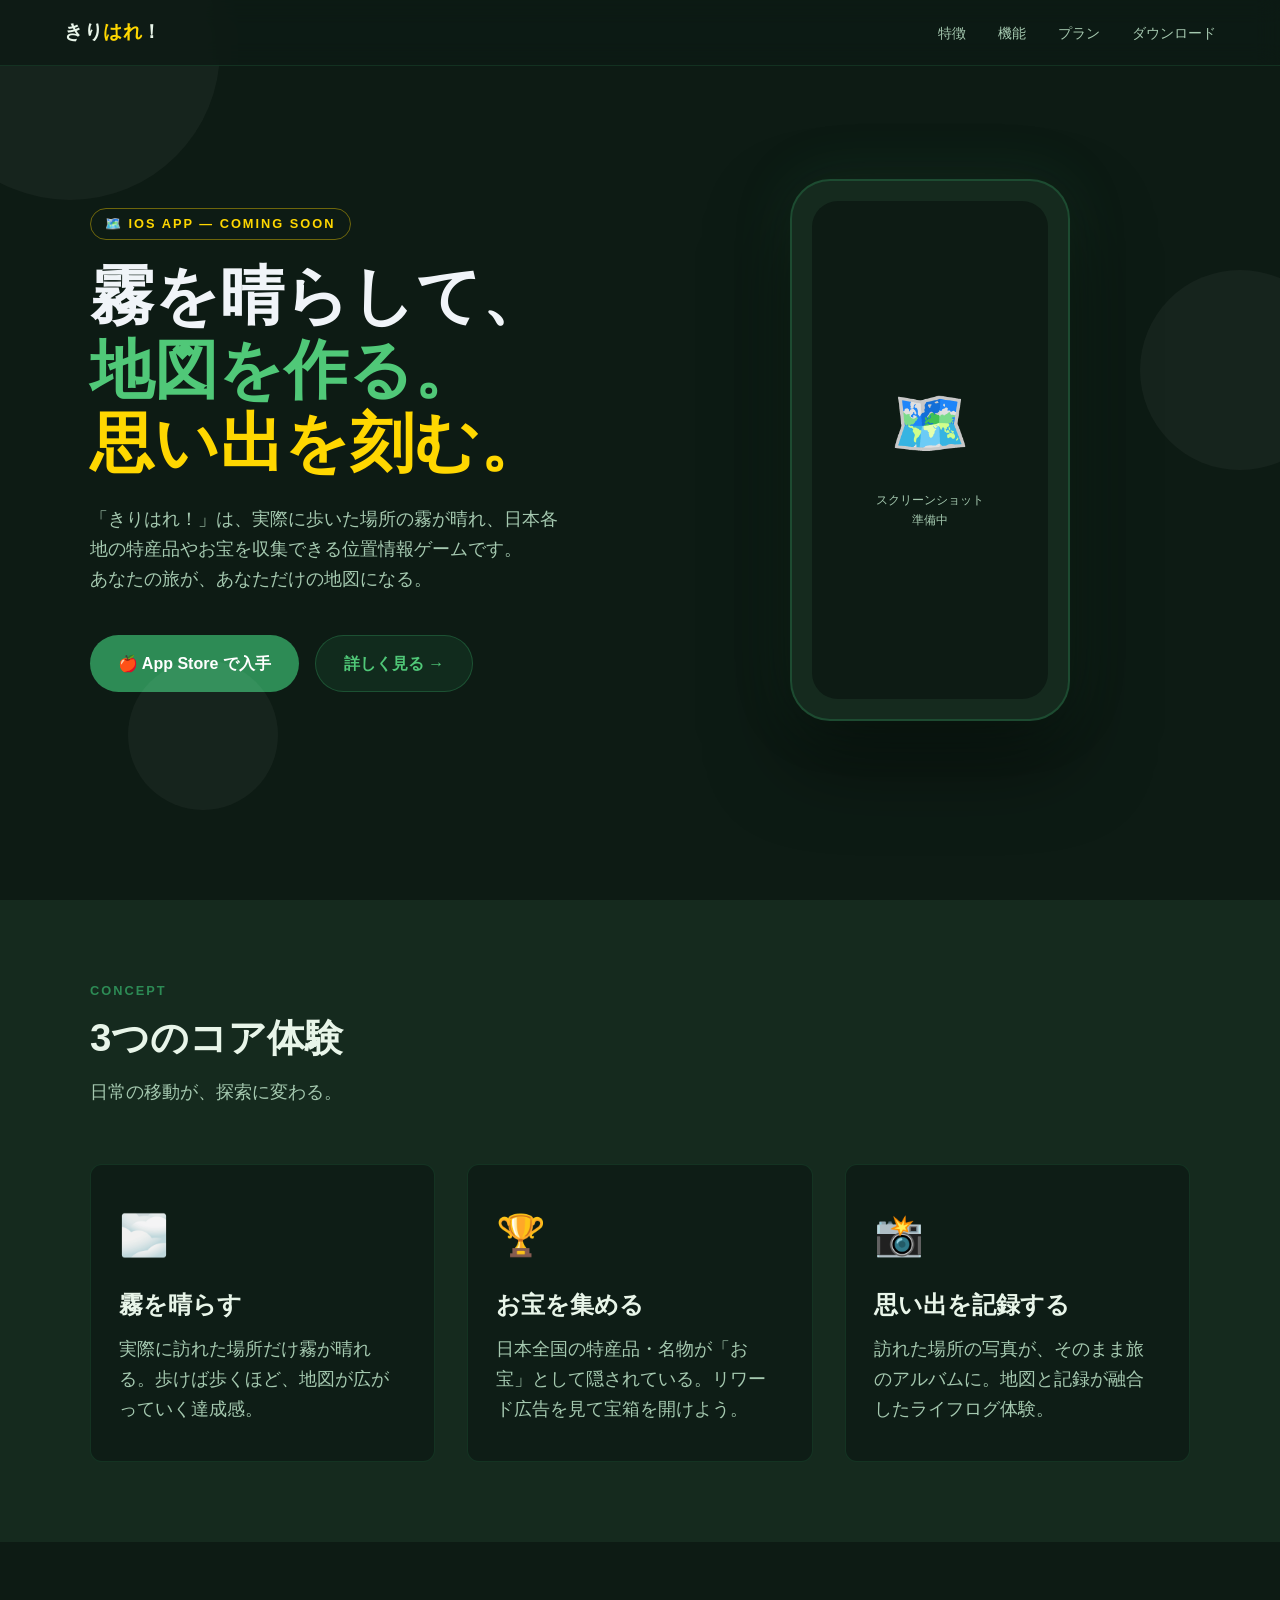
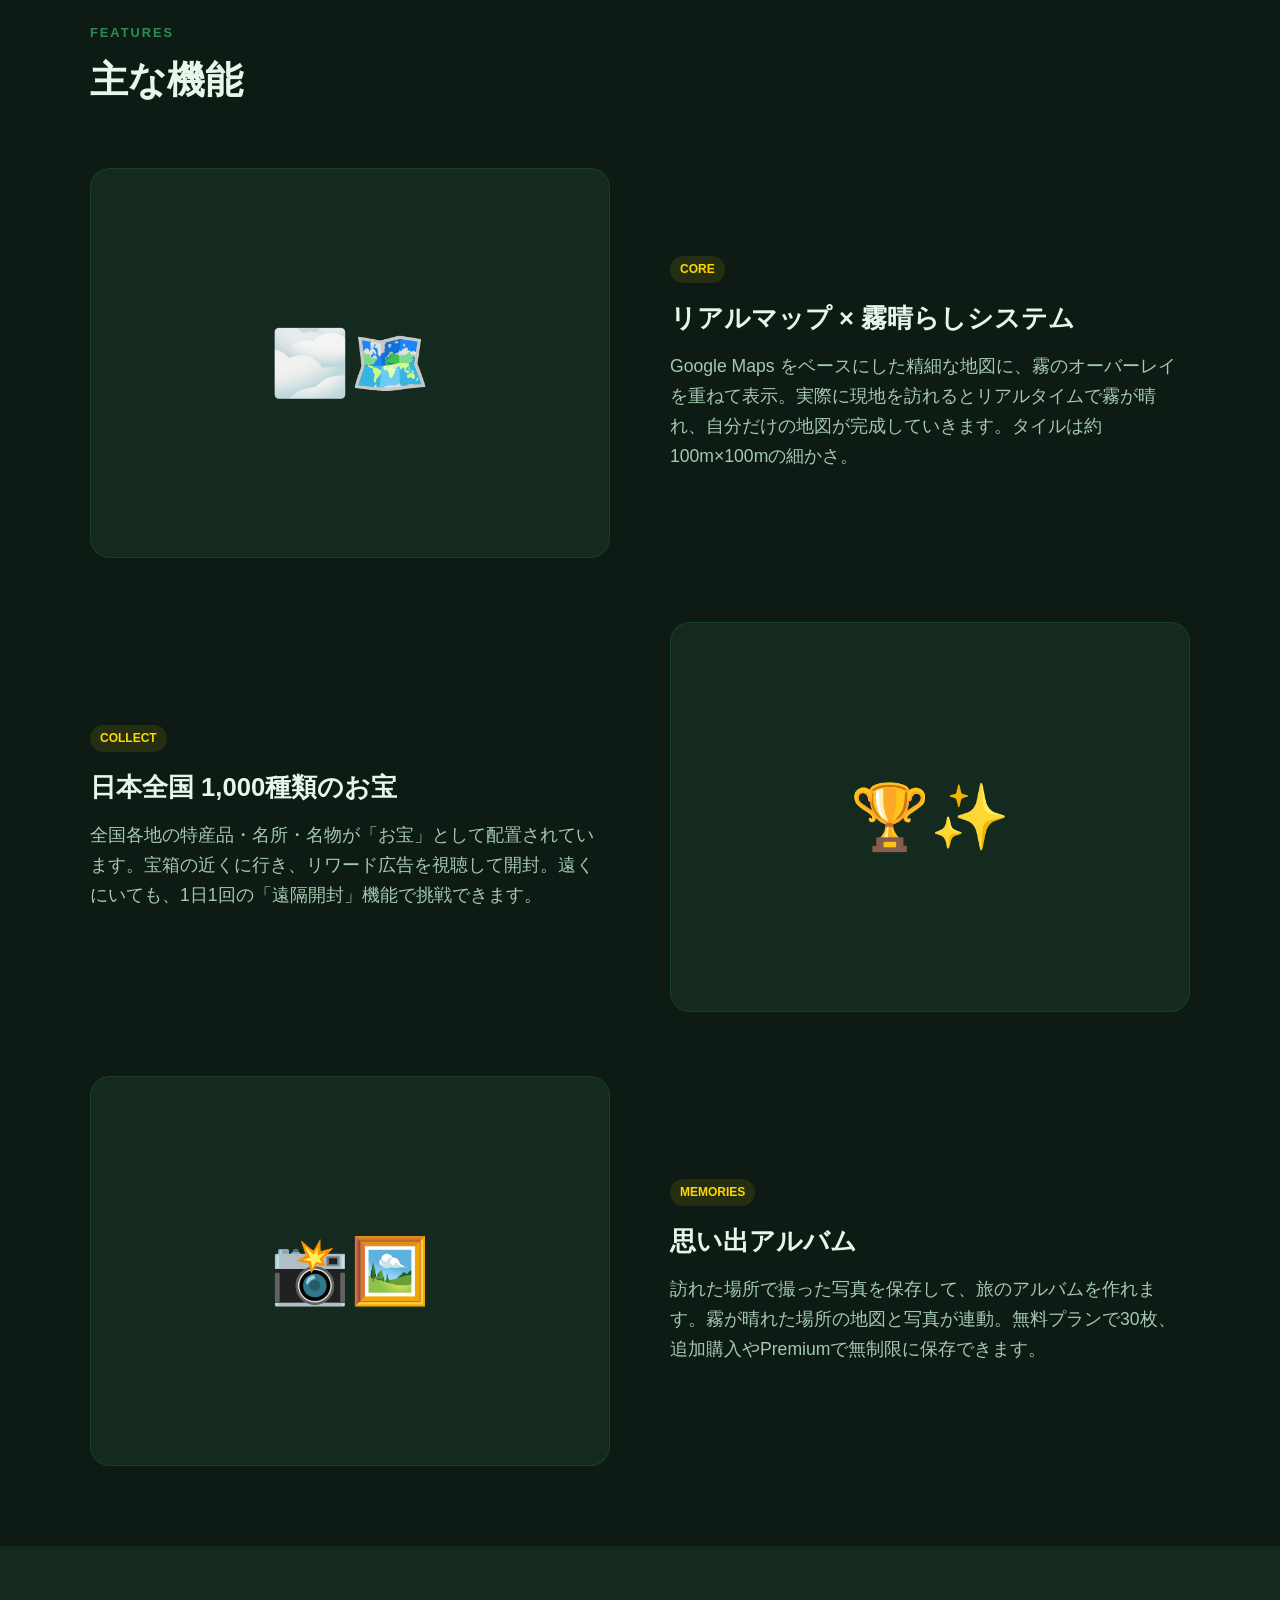
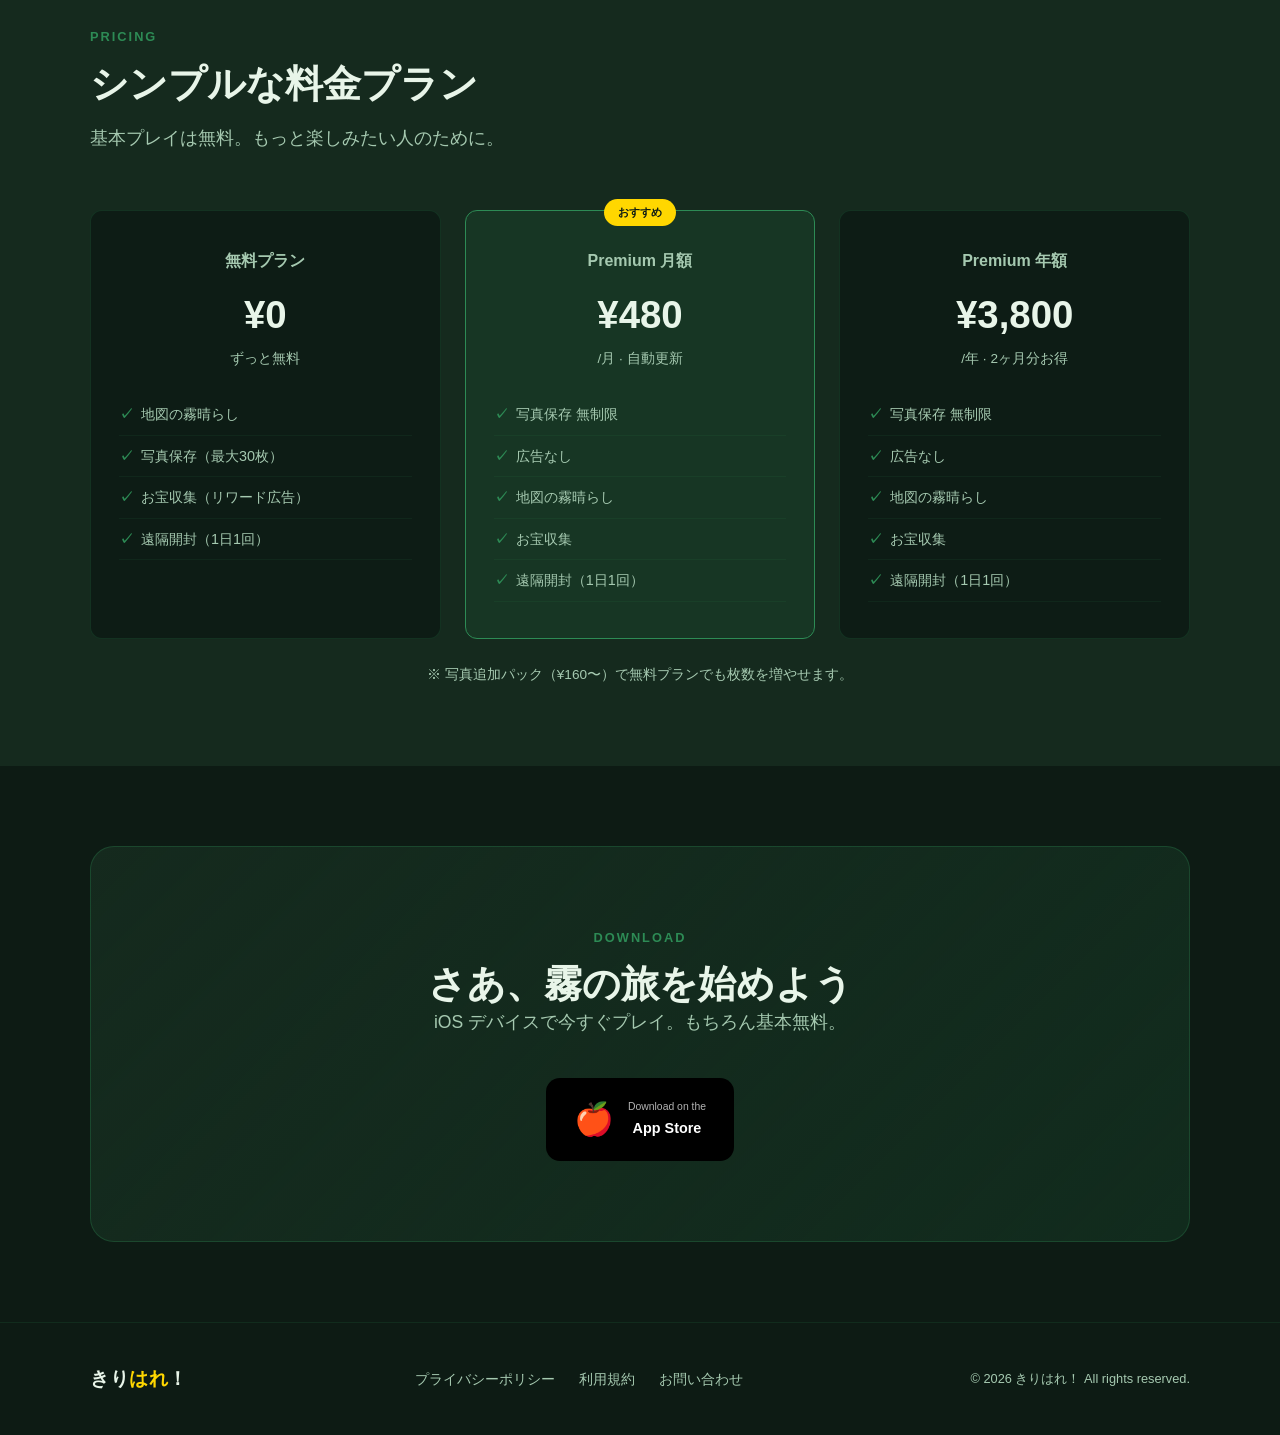
<file: index.html>
<!DOCTYPE html>
<html lang="ja">
<head>
  <meta charset="UTF-8">
  <meta name="viewport" content="width=device-width, initial-scale=1.0">
  <title>きりはれ！ — 霧を晴らして旅する地図ゲーム</title>
  <meta name="description" content="歩いた場所の霧が晴れ、日本全国の特産品やお宝を収集する位置情報ゲーム。あなたの旅が、あなただけの地図になる。">
  <!-- OGP -->
  <meta property="og:type"        content="website">
  <meta property="og:title"       content="きりはれ！ — 霧を晴らして旅する地図ゲーム">
  <meta property="og:description" content="歩いた場所の霧が晴れ、日本全国の特産品やお宝を収集する位置情報ゲーム。">
  <meta property="og:image"       content="images/og-image.png">
  <meta property="og:url"         content="https://YOUR_GITHUB_USERNAME.github.io/fogmapmemory-web/">
  <meta name="twitter:card"       content="summary_large_image">
  <!-- Favicon (placeholder) -->
  <link rel="icon" href="images/favicon.png" type="image/png">
  <link rel="stylesheet" href="css/style.css">
</head>
<body>

<!-- ── Header ── -->
<header>
  <nav>
    <div class="nav-logo">きり<span>はれ</span>！</div>
    <ul class="nav-links">
      <li><a href="#concept">特徴</a></li>
      <li><a href="#features">機能</a></li>
      <li><a href="#pricing">プラン</a></li>
      <li><a href="#download">ダウンロード</a></li>
    </ul>
  </nav>
</header>

<!-- ── Hero ── -->
<section id="hero">
  <div class="fog-particle"></div>
  <div class="fog-particle"></div>
  <div class="fog-particle"></div>
  <div class="container">
    <div class="hero-grid">
      <div class="hero-content">
        <span class="hero-eyebrow">🗺️ iOS App — Coming Soon</span>
        <h1 class="hero-title">
          <span class="line-fog">霧を晴らして、</span><br>
          <span class="line-map">地図を作る。</span><br>
          <span class="line-mem">思い出を刻む。</span>
        </h1>
        <p class="hero-desc">
          「きりはれ！」は、実際に歩いた場所の霧が晴れ、日本各地の特産品やお宝を収集できる位置情報ゲームです。<br>あなたの旅が、あなただけの地図になる。
        </p>
        <div class="btn-group">
          <a href="#download" class="btn-primary">
            🍎 App Store で入手
          </a>
          <a href="#features" class="btn-secondary">
            詳しく見る →
          </a>
        </div>
      </div>
      <div class="hero-mockup">
        <div class="mockup-phone">
          <div class="mockup-screen">
            <div class="mockup-screen-inner">
              <span class="mockup-icon">🗺️</span>
              <p class="mockup-label">スクリーンショット<br>準備中</p>
            </div>
          </div>
        </div>
      </div>
    </div>
  </div>
</section>

<!-- ── Concept ── -->
<section id="concept">
  <div class="container">
    <span class="section-label">Concept</span>
    <h2 class="section-title">3つのコア体験</h2>
    <p>日常の移動が、探索に変わる。</p>
    <div class="concept-grid">
      <div class="concept-card">
        <div class="concept-icon">🌫️</div>
        <h3>霧を晴らす</h3>
        <p>実際に訪れた場所だけ霧が晴れる。歩けば歩くほど、地図が広がっていく達成感。</p>
      </div>
      <div class="concept-card">
        <div class="concept-icon">🏆</div>
        <h3>お宝を集める</h3>
        <p>日本全国の特産品・名物が「お宝」として隠されている。リワード広告を見て宝箱を開けよう。</p>
      </div>
      <div class="concept-card">
        <div class="concept-icon">📸</div>
        <h3>思い出を記録する</h3>
        <p>訪れた場所の写真が、そのまま旅のアルバムに。地図と記録が融合したライフログ体験。</p>
      </div>
    </div>
  </div>
</section>

<!-- ── Features ── -->
<section id="features">
  <div class="container">
    <span class="section-label">Features</span>
    <h2 class="section-title">主な機能</h2>
    <div class="features-list">

      <div class="feature-row">
        <div class="feature-visual">🌫️🗺️</div>
        <div class="feature-content">
          <span class="feature-tag">CORE</span>
          <h3>リアルマップ × 霧晴らしシステム</h3>
          <p>Google Maps をベースにした精細な地図に、霧のオーバーレイを重ねて表示。実際に現地を訪れるとリアルタイムで霧が晴れ、自分だけの地図が完成していきます。タイルは約100m×100mの細かさ。</p>
        </div>
      </div>

      <div class="feature-row reverse">
        <div class="feature-visual">🏆✨</div>
        <div class="feature-content">
          <span class="feature-tag">COLLECT</span>
          <h3>日本全国 1,000種類のお宝</h3>
          <p>全国各地の特産品・名所・名物が「お宝」として配置されています。宝箱の近くに行き、リワード広告を視聴して開封。遠くにいても、1日1回の「遠隔開封」機能で挑戦できます。</p>
        </div>
      </div>

      <div class="feature-row">
        <div class="feature-visual">📸🖼️</div>
        <div class="feature-content">
          <span class="feature-tag">MEMORIES</span>
          <h3>思い出アルバム</h3>
          <p>訪れた場所で撮った写真を保存して、旅のアルバムを作れます。霧が晴れた場所の地図と写真が連動。無料プランで30枚、追加購入やPremiumで無制限に保存できます。</p>
        </div>
      </div>

    </div>
  </div>
</section>

<!-- ── Pricing ── -->
<section id="pricing">
  <div class="container">
    <span class="section-label">Pricing</span>
    <h2 class="section-title">シンプルな料金プラン</h2>
    <p>基本プレイは無料。もっと楽しみたい人のために。</p>
    <div class="pricing-grid">

      <div class="pricing-card">
        <div class="pricing-name">無料プラン</div>
        <div class="pricing-price">¥0</div>
        <div class="pricing-period">ずっと無料</div>
        <ul class="pricing-features">
          <li>地図の霧晴らし</li>
          <li>写真保存（最大30枚）</li>
          <li>お宝収集（リワード広告）</li>
          <li>遠隔開封（1日1回）</li>
        </ul>
      </div>

      <div class="pricing-card featured">
        <div class="pricing-badge">おすすめ</div>
        <div class="pricing-name">Premium 月額</div>
        <div class="pricing-price">¥480</div>
        <div class="pricing-period">/月 · 自動更新</div>
        <ul class="pricing-features">
          <li>写真保存 無制限</li>
          <li>広告なし</li>
          <li>地図の霧晴らし</li>
          <li>お宝収集</li>
          <li>遠隔開封（1日1回）</li>
        </ul>
      </div>

      <div class="pricing-card">
        <div class="pricing-name">Premium 年額</div>
        <div class="pricing-price">¥3,800</div>
        <div class="pricing-period">/年 · 2ヶ月分お得</div>
        <ul class="pricing-features">
          <li>写真保存 無制限</li>
          <li>広告なし</li>
          <li>地図の霧晴らし</li>
          <li>お宝収集</li>
          <li>遠隔開封（1日1回）</li>
        </ul>
      </div>

    </div>
    <p style="margin-top:24px;text-align:center;font-size:0.85rem;">
      ※ 写真追加パック（¥160〜）で無料プランでも枚数を増やせます。
    </p>
  </div>
</section>

<!-- ── Download ── -->
<section id="download">
  <div class="container">
    <div class="download-inner">
      <span class="section-label">Download</span>
      <h2>さあ、霧の旅を始めよう</h2>
      <p>iOS デバイスで今すぐプレイ。もちろん基本無料。</p>
      <!-- App Store URL はリリース後に差し替えてください -->
      <a href="#" class="appstore-badge">
        <span class="badge-icon">🍎</span>
        <span class="badge-text">
          <small>Download on the</small>
          App Store
        </span>
      </a>
    </div>
  </div>
</section>

<!-- ── Footer ── -->
<footer>
  <div class="container">
    <div class="footer-inner">
      <div class="nav-logo">きり<span style="color:#FFD700">はれ</span>！</div>
      <div class="footer-links">
        <a href="privacy.html">プライバシーポリシー</a>
        <a href="terms.html">利用規約</a>
        <a href="mailto:YOUR_EMAIL@example.com">お問い合わせ</a>
      </div>
      <p class="footer-copy">© 2026 きりはれ！ All rights reserved.</p>
    </div>
  </div>
</footer>

</body>
</html>
</file>
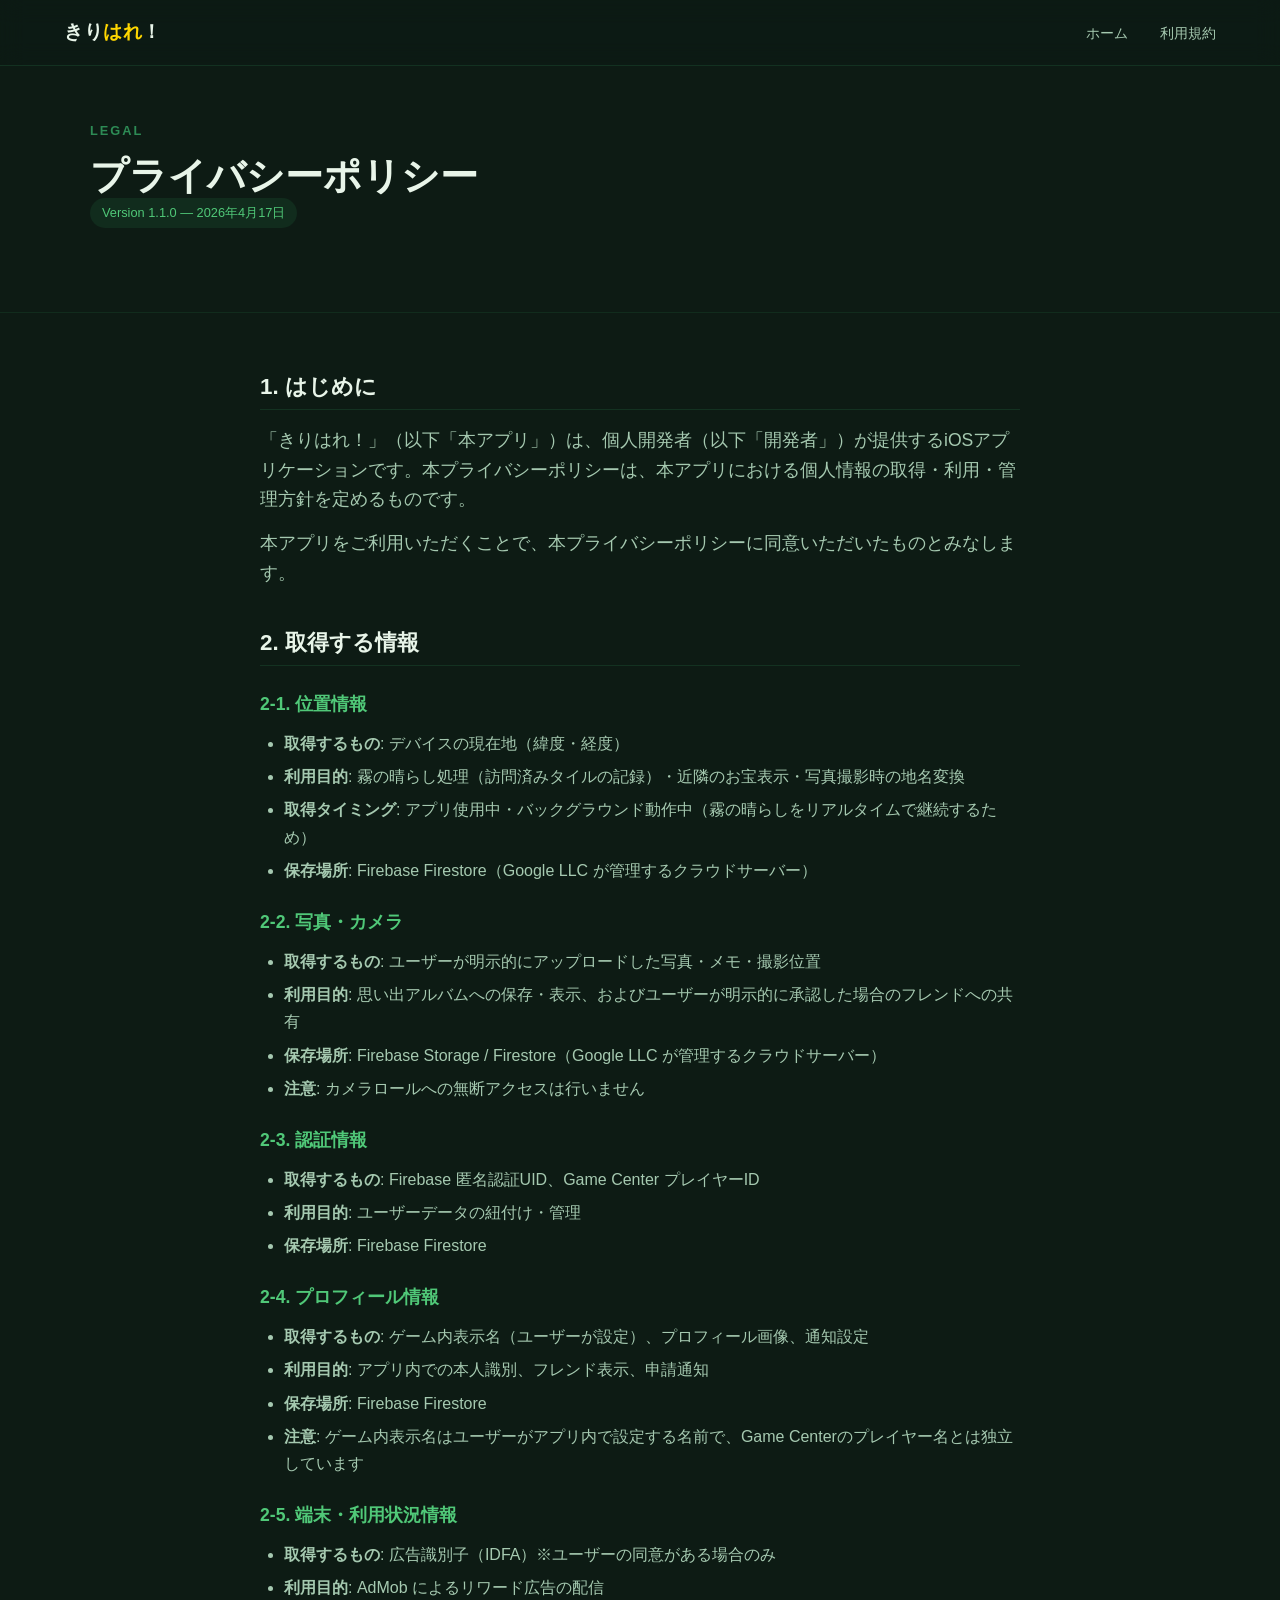
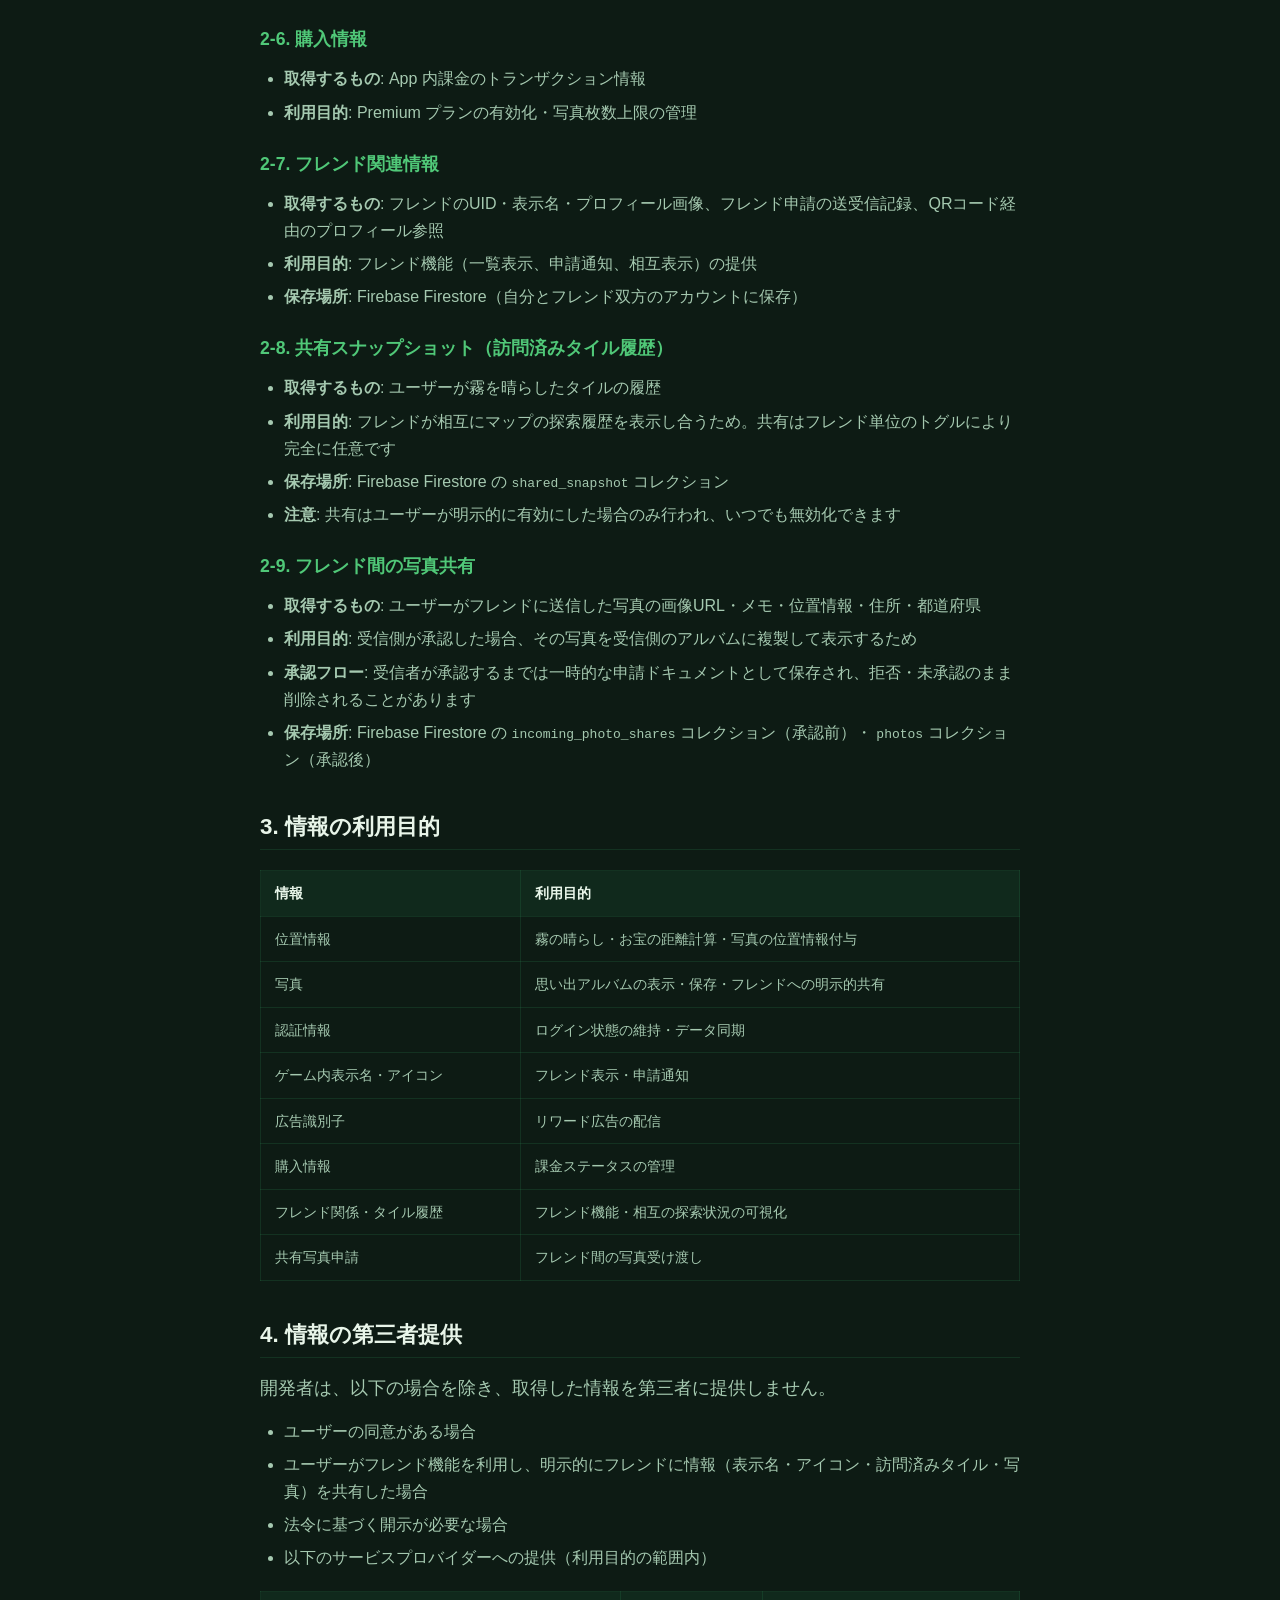
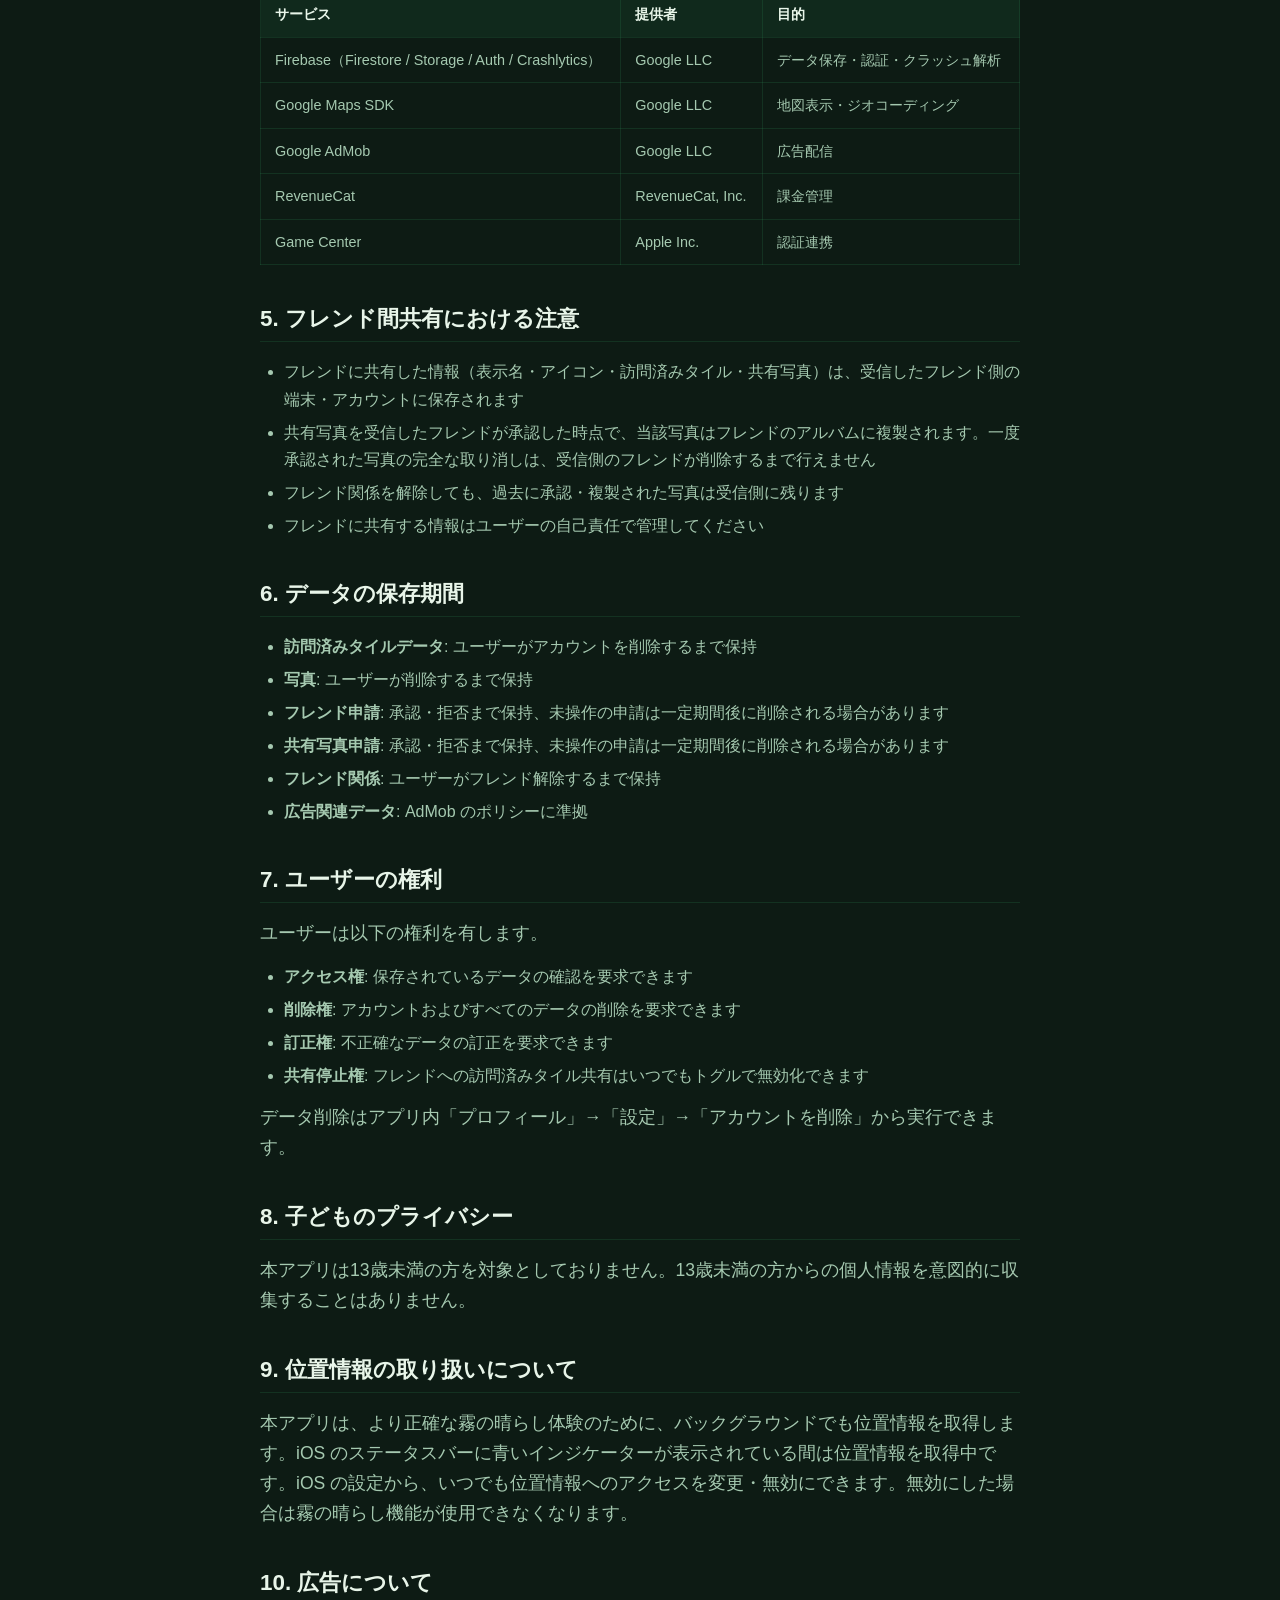
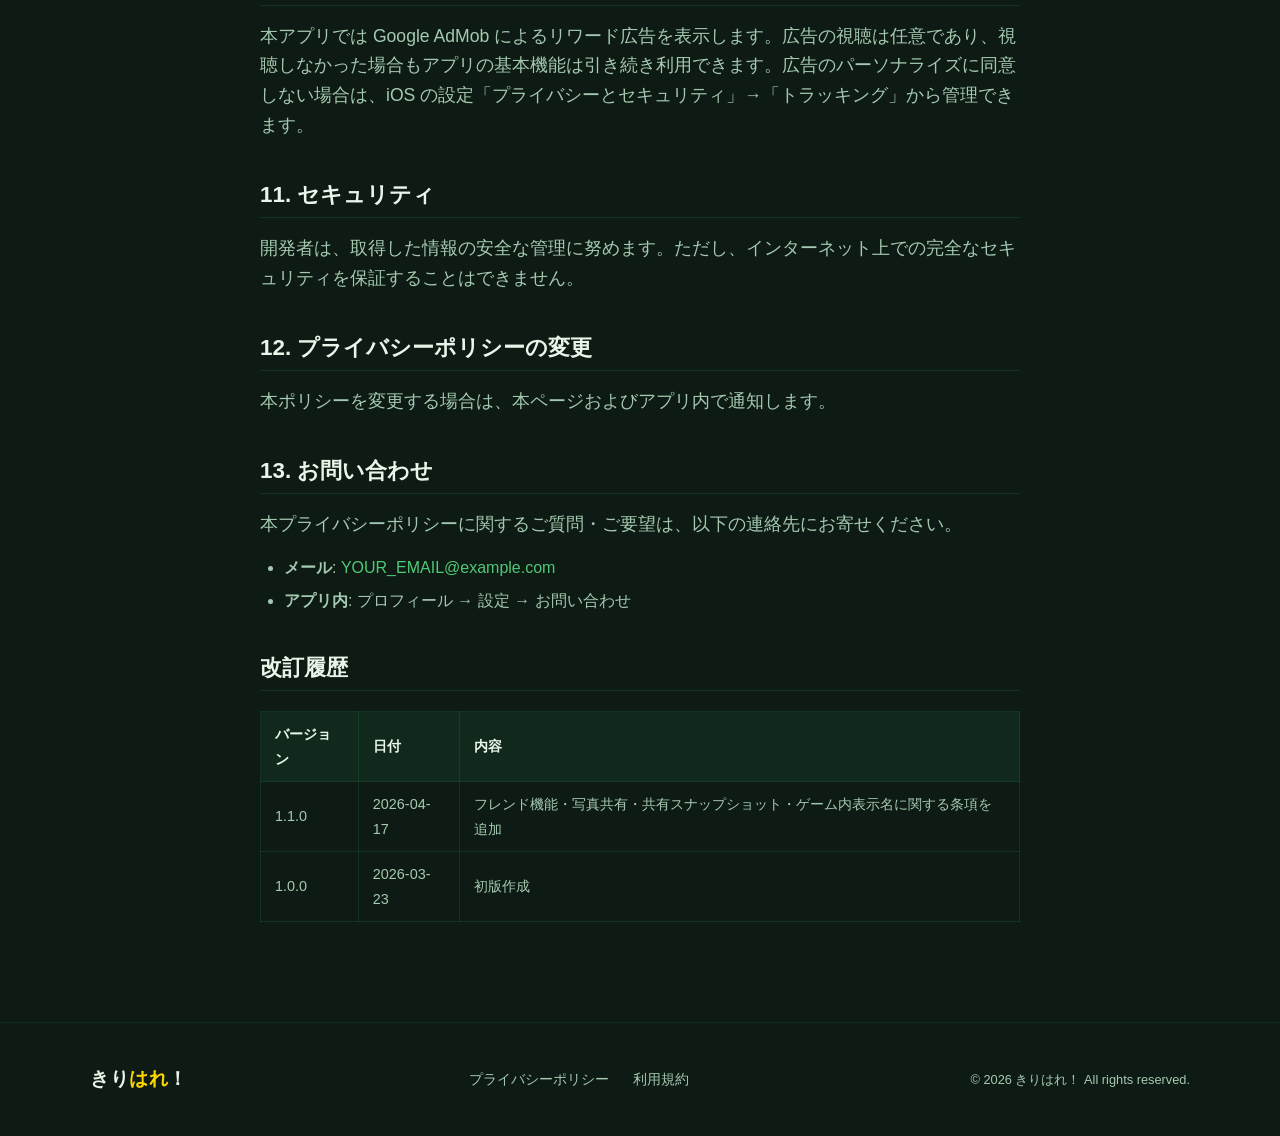
<file: privacy.html>
<!DOCTYPE html>
<html lang="ja">
<head>
  <meta charset="UTF-8">
  <meta name="viewport" content="width=device-width, initial-scale=1.0">
  <title>プライバシーポリシー | きりはれ！</title>
  <meta name="description" content="きりはれ！のプライバシーポリシー。個人情報の取り扱いについて説明します。">
  <link rel="icon" href="images/favicon.png" type="image/png">
  <link rel="stylesheet" href="css/style.css">
</head>
<body>

<header>
  <nav>
    <a href="index.html" class="nav-logo">きり<span>はれ</span>！</a>
    <ul class="nav-links">
      <li><a href="index.html">ホーム</a></li>
      <li><a href="terms.html">利用規約</a></li>
    </ul>
  </nav>
</header>

<div class="policy-hero">
  <div class="container">
    <span class="section-label">Legal</span>
    <h1 style="font-size:2.4rem;">プライバシーポリシー</h1>
    <span class="version-tag">Version 1.1.0 — 2026年4月17日</span>
  </div>
</div>

<div class="container">
  <div class="policy-content">

    <h2>1. はじめに</h2>
    <p>「きりはれ！」（以下「本アプリ」）は、個人開発者（以下「開発者」）が提供するiOSアプリケーションです。本プライバシーポリシーは、本アプリにおける個人情報の取得・利用・管理方針を定めるものです。</p>
    <p>本アプリをご利用いただくことで、本プライバシーポリシーに同意いただいたものとみなします。</p>

    <h2>2. 取得する情報</h2>

    <h3>2-1. 位置情報</h3>
    <ul>
      <li><strong>取得するもの</strong>: デバイスの現在地（緯度・経度）</li>
      <li><strong>利用目的</strong>: 霧の晴らし処理（訪問済みタイルの記録）・近隣のお宝表示・写真撮影時の地名変換</li>
      <li><strong>取得タイミング</strong>: アプリ使用中・バックグラウンド動作中（霧の晴らしをリアルタイムで継続するため）</li>
      <li><strong>保存場所</strong>: Firebase Firestore（Google LLC が管理するクラウドサーバー）</li>
    </ul>

    <h3>2-2. 写真・カメラ</h3>
    <ul>
      <li><strong>取得するもの</strong>: ユーザーが明示的にアップロードした写真・メモ・撮影位置</li>
      <li><strong>利用目的</strong>: 思い出アルバムへの保存・表示、およびユーザーが明示的に承認した場合のフレンドへの共有</li>
      <li><strong>保存場所</strong>: Firebase Storage / Firestore（Google LLC が管理するクラウドサーバー）</li>
      <li><strong>注意</strong>: カメラロールへの無断アクセスは行いません</li>
    </ul>

    <h3>2-3. 認証情報</h3>
    <ul>
      <li><strong>取得するもの</strong>: Firebase 匿名認証UID、Game Center プレイヤーID</li>
      <li><strong>利用目的</strong>: ユーザーデータの紐付け・管理</li>
      <li><strong>保存場所</strong>: Firebase Firestore</li>
    </ul>

    <h3>2-4. プロフィール情報</h3>
    <ul>
      <li><strong>取得するもの</strong>: ゲーム内表示名（ユーザーが設定）、プロフィール画像、通知設定</li>
      <li><strong>利用目的</strong>: アプリ内での本人識別、フレンド表示、申請通知</li>
      <li><strong>保存場所</strong>: Firebase Firestore</li>
      <li><strong>注意</strong>: ゲーム内表示名はユーザーがアプリ内で設定する名前で、Game Centerのプレイヤー名とは独立しています</li>
    </ul>

    <h3>2-5. 端末・利用状況情報</h3>
    <ul>
      <li><strong>取得するもの</strong>: 広告識別子（IDFA）※ユーザーの同意がある場合のみ</li>
      <li><strong>利用目的</strong>: AdMob によるリワード広告の配信</li>
    </ul>

    <h3>2-6. 購入情報</h3>
    <ul>
      <li><strong>取得するもの</strong>: App 内課金のトランザクション情報</li>
      <li><strong>利用目的</strong>: Premium プランの有効化・写真枚数上限の管理</li>
    </ul>

    <h3>2-7. フレンド関連情報</h3>
    <ul>
      <li><strong>取得するもの</strong>: フレンドのUID・表示名・プロフィール画像、フレンド申請の送受信記録、QRコード経由のプロフィール参照</li>
      <li><strong>利用目的</strong>: フレンド機能（一覧表示、申請通知、相互表示）の提供</li>
      <li><strong>保存場所</strong>: Firebase Firestore（自分とフレンド双方のアカウントに保存）</li>
    </ul>

    <h3>2-8. 共有スナップショット（訪問済みタイル履歴）</h3>
    <ul>
      <li><strong>取得するもの</strong>: ユーザーが霧を晴らしたタイルの履歴</li>
      <li><strong>利用目的</strong>: フレンドが相互にマップの探索履歴を表示し合うため。共有はフレンド単位のトグルにより完全に任意です</li>
      <li><strong>保存場所</strong>: Firebase Firestore の <code>shared_snapshot</code> コレクション</li>
      <li><strong>注意</strong>: 共有はユーザーが明示的に有効にした場合のみ行われ、いつでも無効化できます</li>
    </ul>

    <h3>2-9. フレンド間の写真共有</h3>
    <ul>
      <li><strong>取得するもの</strong>: ユーザーがフレンドに送信した写真の画像URL・メモ・位置情報・住所・都道府県</li>
      <li><strong>利用目的</strong>: 受信側が承認した場合、その写真を受信側のアルバムに複製して表示するため</li>
      <li><strong>承認フロー</strong>: 受信者が承認するまでは一時的な申請ドキュメントとして保存され、拒否・未承認のまま削除されることがあります</li>
      <li><strong>保存場所</strong>: Firebase Firestore の <code>incoming_photo_shares</code> コレクション（承認前）・ <code>photos</code> コレクション（承認後）</li>
    </ul>

    <h2>3. 情報の利用目的</h2>
    <table>
      <thead>
        <tr><th>情報</th><th>利用目的</th></tr>
      </thead>
      <tbody>
        <tr><td>位置情報</td><td>霧の晴らし・お宝の距離計算・写真の位置情報付与</td></tr>
        <tr><td>写真</td><td>思い出アルバムの表示・保存・フレンドへの明示的共有</td></tr>
        <tr><td>認証情報</td><td>ログイン状態の維持・データ同期</td></tr>
        <tr><td>ゲーム内表示名・アイコン</td><td>フレンド表示・申請通知</td></tr>
        <tr><td>広告識別子</td><td>リワード広告の配信</td></tr>
        <tr><td>購入情報</td><td>課金ステータスの管理</td></tr>
        <tr><td>フレンド関係・タイル履歴</td><td>フレンド機能・相互の探索状況の可視化</td></tr>
        <tr><td>共有写真申請</td><td>フレンド間の写真受け渡し</td></tr>
      </tbody>
    </table>

    <h2>4. 情報の第三者提供</h2>
    <p>開発者は、以下の場合を除き、取得した情報を第三者に提供しません。</p>
    <ul>
      <li>ユーザーの同意がある場合</li>
      <li>ユーザーがフレンド機能を利用し、明示的にフレンドに情報（表示名・アイコン・訪問済みタイル・写真）を共有した場合</li>
      <li>法令に基づく開示が必要な場合</li>
      <li>以下のサービスプロバイダーへの提供（利用目的の範囲内）</li>
    </ul>
    <table>
      <thead>
        <tr><th>サービス</th><th>提供者</th><th>目的</th></tr>
      </thead>
      <tbody>
        <tr><td>Firebase（Firestore / Storage / Auth / Crashlytics）</td><td>Google LLC</td><td>データ保存・認証・クラッシュ解析</td></tr>
        <tr><td>Google Maps SDK</td><td>Google LLC</td><td>地図表示・ジオコーディング</td></tr>
        <tr><td>Google AdMob</td><td>Google LLC</td><td>広告配信</td></tr>
        <tr><td>RevenueCat</td><td>RevenueCat, Inc.</td><td>課金管理</td></tr>
        <tr><td>Game Center</td><td>Apple Inc.</td><td>認証連携</td></tr>
      </tbody>
    </table>

    <h2>5. フレンド間共有における注意</h2>
    <ul>
      <li>フレンドに共有した情報（表示名・アイコン・訪問済みタイル・共有写真）は、受信したフレンド側の端末・アカウントに保存されます</li>
      <li>共有写真を受信したフレンドが承認した時点で、当該写真はフレンドのアルバムに複製されます。一度承認された写真の完全な取り消しは、受信側のフレンドが削除するまで行えません</li>
      <li>フレンド関係を解除しても、過去に承認・複製された写真は受信側に残ります</li>
      <li>フレンドに共有する情報はユーザーの自己責任で管理してください</li>
    </ul>

    <h2>6. データの保存期間</h2>
    <ul>
      <li><strong>訪問済みタイルデータ</strong>: ユーザーがアカウントを削除するまで保持</li>
      <li><strong>写真</strong>: ユーザーが削除するまで保持</li>
      <li><strong>フレンド申請</strong>: 承認・拒否まで保持、未操作の申請は一定期間後に削除される場合があります</li>
      <li><strong>共有写真申請</strong>: 承認・拒否まで保持、未操作の申請は一定期間後に削除される場合があります</li>
      <li><strong>フレンド関係</strong>: ユーザーがフレンド解除するまで保持</li>
      <li><strong>広告関連データ</strong>: AdMob のポリシーに準拠</li>
    </ul>

    <h2>7. ユーザーの権利</h2>
    <p>ユーザーは以下の権利を有します。</p>
    <ul>
      <li><strong>アクセス権</strong>: 保存されているデータの確認を要求できます</li>
      <li><strong>削除権</strong>: アカウントおよびすべてのデータの削除を要求できます</li>
      <li><strong>訂正権</strong>: 不正確なデータの訂正を要求できます</li>
      <li><strong>共有停止権</strong>: フレンドへの訪問済みタイル共有はいつでもトグルで無効化できます</li>
    </ul>
    <p>データ削除はアプリ内「プロフィール」→「設定」→「アカウントを削除」から実行できます。</p>

    <h2>8. 子どものプライバシー</h2>
    <p>本アプリは13歳未満の方を対象としておりません。13歳未満の方からの個人情報を意図的に収集することはありません。</p>

    <h2>9. 位置情報の取り扱いについて</h2>
    <p>本アプリは、より正確な霧の晴らし体験のために、バックグラウンドでも位置情報を取得します。iOS のステータスバーに青いインジケーターが表示されている間は位置情報を取得中です。iOS の設定から、いつでも位置情報へのアクセスを変更・無効にできます。無効にした場合は霧の晴らし機能が使用できなくなります。</p>

    <h2>10. 広告について</h2>
    <p>本アプリでは Google AdMob によるリワード広告を表示します。広告の視聴は任意であり、視聴しなかった場合もアプリの基本機能は引き続き利用できます。広告のパーソナライズに同意しない場合は、iOS の設定「プライバシーとセキュリティ」→「トラッキング」から管理できます。</p>

    <h2>11. セキュリティ</h2>
    <p>開発者は、取得した情報の安全な管理に努めます。ただし、インターネット上での完全なセキュリティを保証することはできません。</p>

    <h2>12. プライバシーポリシーの変更</h2>
    <p>本ポリシーを変更する場合は、本ページおよびアプリ内で通知します。</p>

    <h2>13. お問い合わせ</h2>
    <p>本プライバシーポリシーに関するご質問・ご要望は、以下の連絡先にお寄せください。</p>
    <ul>
      <li><strong>メール</strong>: <a href="mailto:YOUR_EMAIL@example.com">YOUR_EMAIL@example.com</a></li>
      <li><strong>アプリ内</strong>: プロフィール → 設定 → お問い合わせ</li>
    </ul>

    <h2>改訂履歴</h2>
    <table>
      <thead>
        <tr><th>バージョン</th><th>日付</th><th>内容</th></tr>
      </thead>
      <tbody>
        <tr><td>1.1.0</td><td>2026-04-17</td><td>フレンド機能・写真共有・共有スナップショット・ゲーム内表示名に関する条項を追加</td></tr>
        <tr><td>1.0.0</td><td>2026-03-23</td><td>初版作成</td></tr>
      </tbody>
    </table>

  </div>
</div>

<footer>
  <div class="container">
    <div class="footer-inner">
      <a href="index.html" class="nav-logo">きり<span style="color:#FFD700">はれ</span>！</a>
      <div class="footer-links">
        <a href="privacy.html">プライバシーポリシー</a>
        <a href="terms.html">利用規約</a>
      </div>
      <p class="footer-copy">© 2026 きりはれ！ All rights reserved.</p>
    </div>
  </div>
</footer>

</body>
</html>
</file>
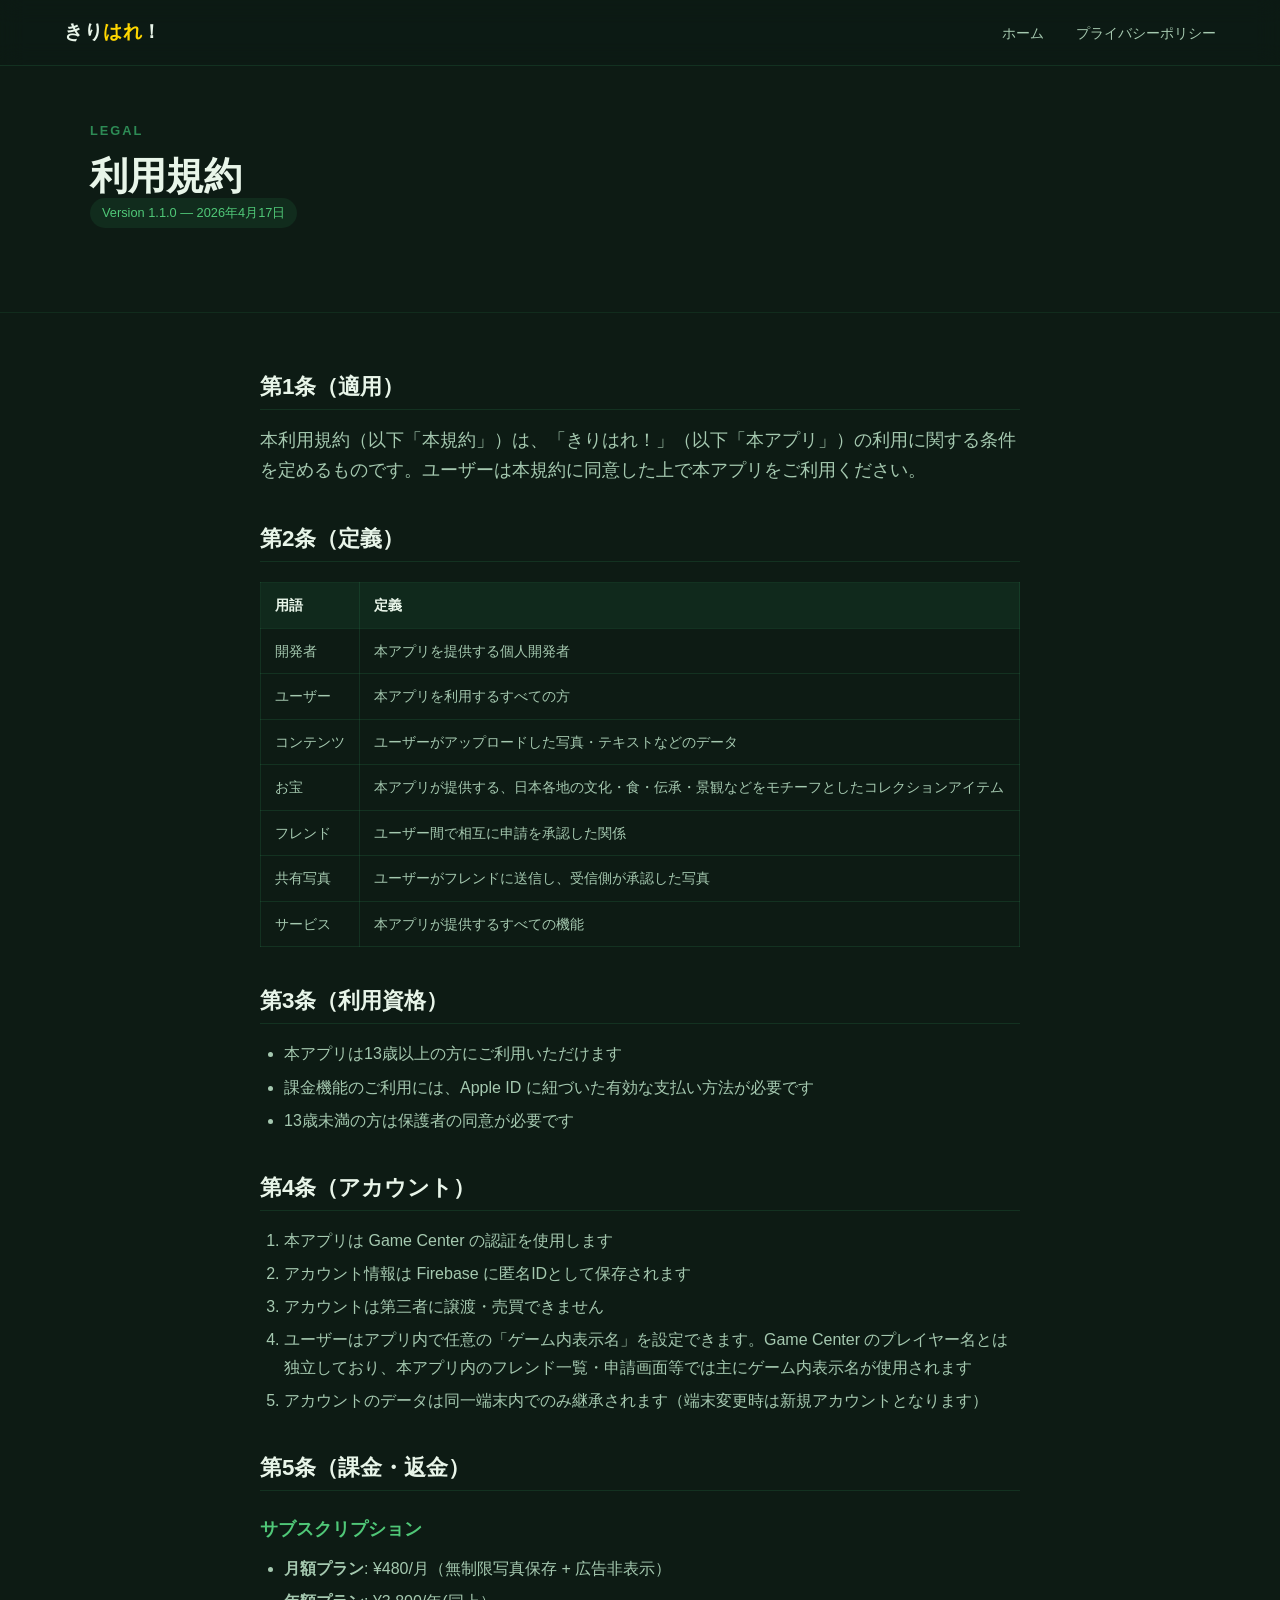
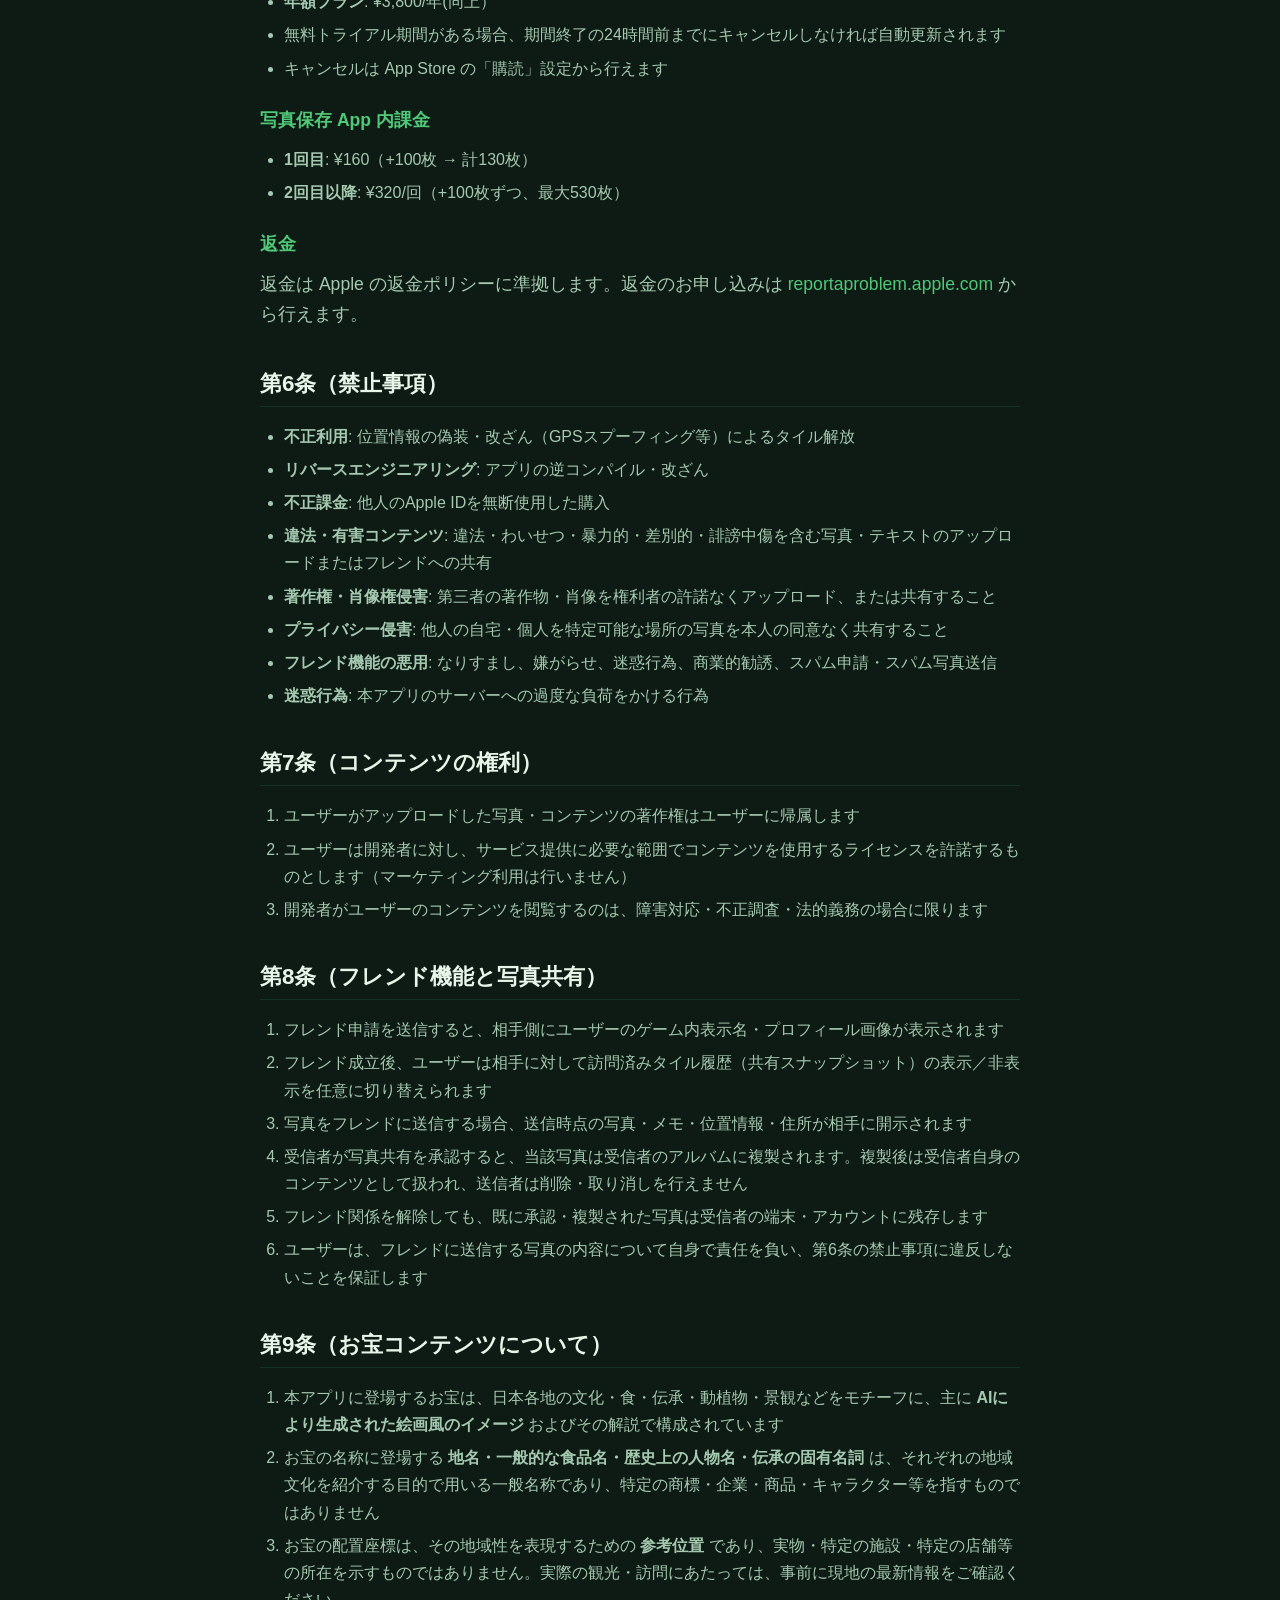
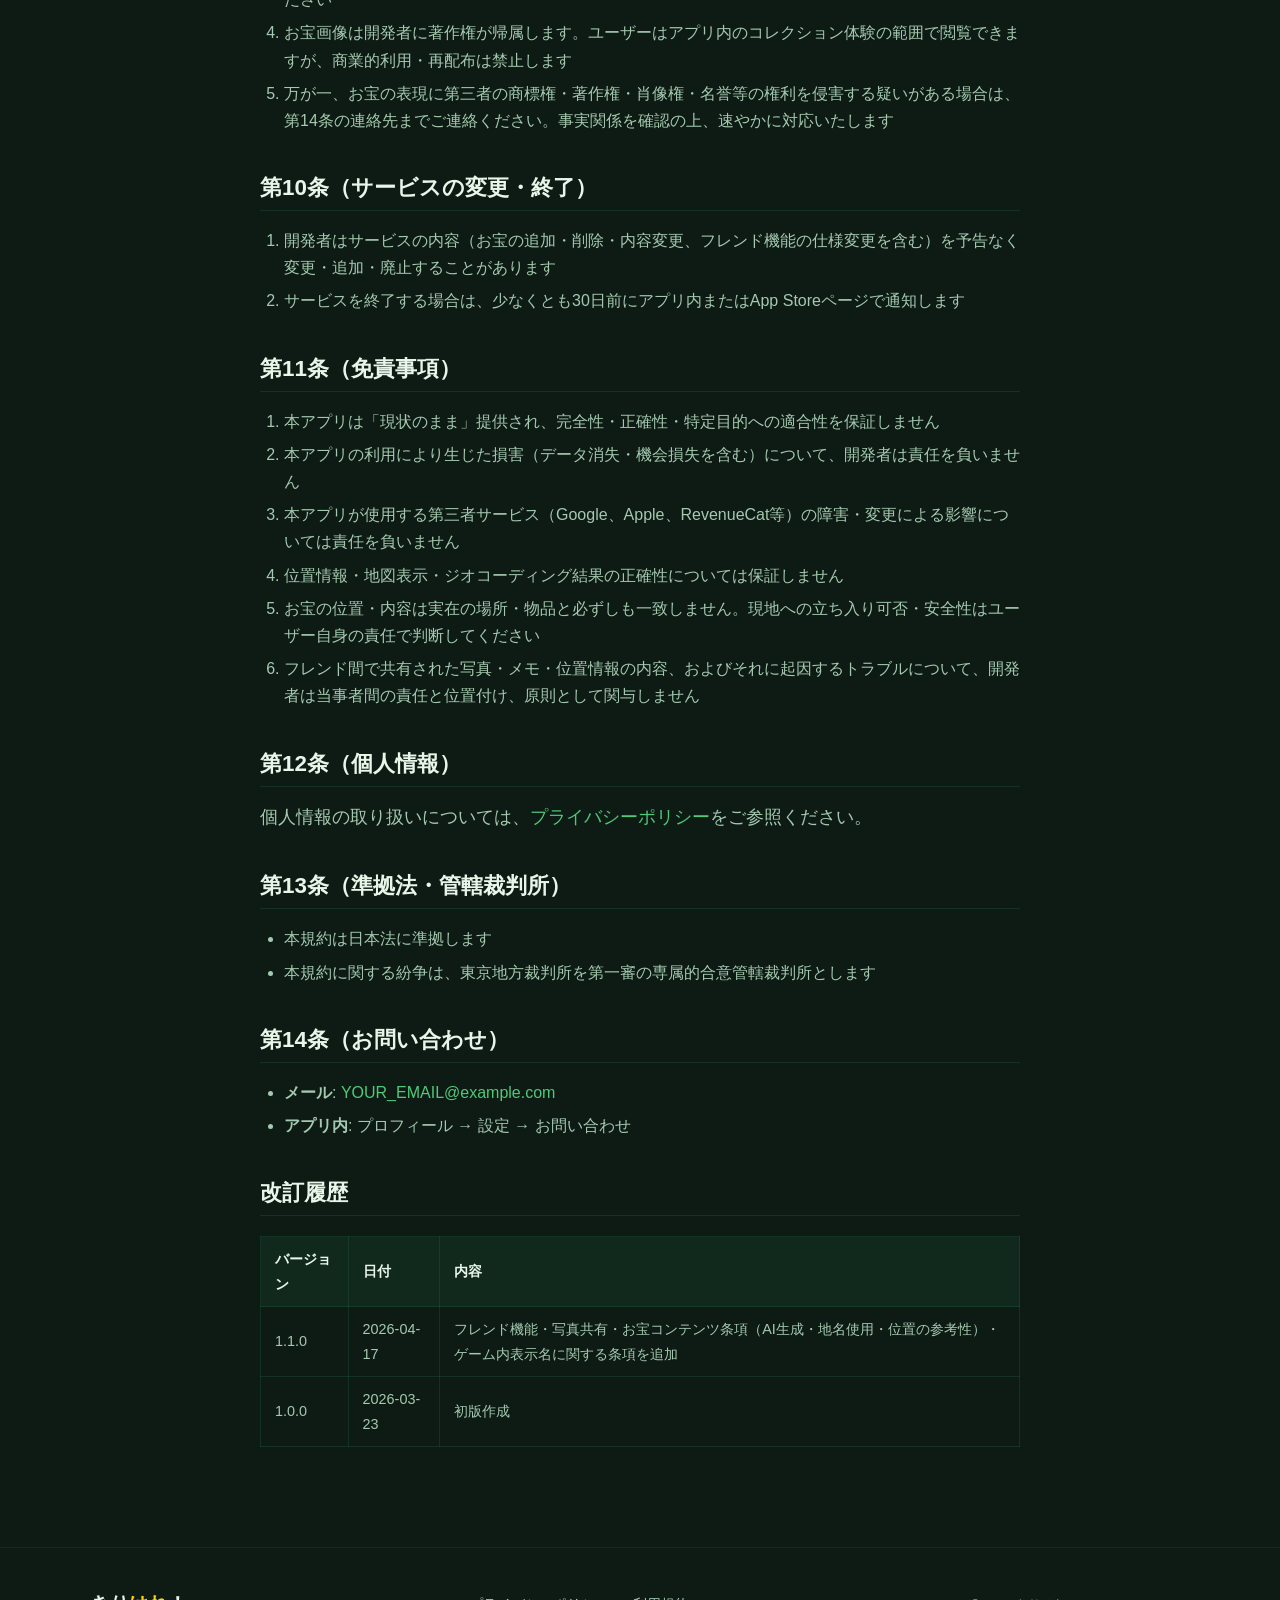
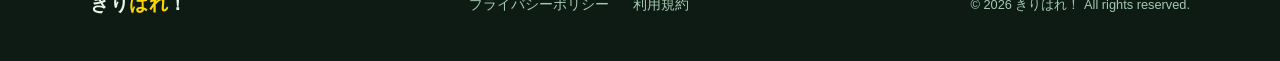
<file: terms.html>
<!DOCTYPE html>
<html lang="ja">
<head>
  <meta charset="UTF-8">
  <meta name="viewport" content="width=device-width, initial-scale=1.0">
  <title>利用規約 | きりはれ！</title>
  <meta name="description" content="きりはれ！の利用規約。サービスご利用の条件を説明します。">
  <link rel="icon" href="images/favicon.png" type="image/png">
  <link rel="stylesheet" href="css/style.css">
</head>
<body>

<header>
  <nav>
    <a href="index.html" class="nav-logo">きり<span>はれ</span>！</a>
    <ul class="nav-links">
      <li><a href="index.html">ホーム</a></li>
      <li><a href="privacy.html">プライバシーポリシー</a></li>
    </ul>
  </nav>
</header>

<div class="policy-hero">
  <div class="container">
    <span class="section-label">Legal</span>
    <h1 style="font-size:2.4rem;">利用規約</h1>
    <span class="version-tag">Version 1.1.0 — 2026年4月17日</span>
  </div>
</div>

<div class="container">
  <div class="policy-content">

    <h2>第1条（適用）</h2>
    <p>本利用規約（以下「本規約」）は、「きりはれ！」（以下「本アプリ」）の利用に関する条件を定めるものです。ユーザーは本規約に同意した上で本アプリをご利用ください。</p>

    <h2>第2条（定義）</h2>
    <table>
      <thead><tr><th>用語</th><th>定義</th></tr></thead>
      <tbody>
        <tr><td>開発者</td><td>本アプリを提供する個人開発者</td></tr>
        <tr><td>ユーザー</td><td>本アプリを利用するすべての方</td></tr>
        <tr><td>コンテンツ</td><td>ユーザーがアップロードした写真・テキストなどのデータ</td></tr>
        <tr><td>お宝</td><td>本アプリが提供する、日本各地の文化・食・伝承・景観などをモチーフとしたコレクションアイテム</td></tr>
        <tr><td>フレンド</td><td>ユーザー間で相互に申請を承認した関係</td></tr>
        <tr><td>共有写真</td><td>ユーザーがフレンドに送信し、受信側が承認した写真</td></tr>
        <tr><td>サービス</td><td>本アプリが提供するすべての機能</td></tr>
      </tbody>
    </table>

    <h2>第3条（利用資格）</h2>
    <ul>
      <li>本アプリは13歳以上の方にご利用いただけます</li>
      <li>課金機能のご利用には、Apple ID に紐づいた有効な支払い方法が必要です</li>
      <li>13歳未満の方は保護者の同意が必要です</li>
    </ul>

    <h2>第4条（アカウント）</h2>
    <ol>
      <li>本アプリは Game Center の認証を使用します</li>
      <li>アカウント情報は Firebase に匿名IDとして保存されます</li>
      <li>アカウントは第三者に譲渡・売買できません</li>
      <li>ユーザーはアプリ内で任意の「ゲーム内表示名」を設定できます。Game Center のプレイヤー名とは独立しており、本アプリ内のフレンド一覧・申請画面等では主にゲーム内表示名が使用されます</li>
      <li>アカウントのデータは同一端末内でのみ継承されます（端末変更時は新規アカウントとなります）</li>
    </ol>

    <h2>第5条（課金・返金）</h2>

    <h3>サブスクリプション</h3>
    <ul>
      <li><strong>月額プラン</strong>: ¥480/月（無制限写真保存 + 広告非表示）</li>
      <li><strong>年額プラン</strong>: ¥3,800/年(同上）</li>
      <li>無料トライアル期間がある場合、期間終了の24時間前までにキャンセルしなければ自動更新されます</li>
      <li>キャンセルは App Store の「購読」設定から行えます</li>
    </ul>

    <h3>写真保存 App 内課金</h3>
    <ul>
      <li><strong>1回目</strong>: ¥160（+100枚 → 計130枚）</li>
      <li><strong>2回目以降</strong>: ¥320/回（+100枚ずつ、最大530枚）</li>
    </ul>

    <h3>返金</h3>
    <p>返金は Apple の返金ポリシーに準拠します。返金のお申し込みは <a href="https://reportaproblem.apple.com" target="_blank" rel="noopener">reportaproblem.apple.com</a> から行えます。</p>

    <h2>第6条（禁止事項）</h2>
    <ul>
      <li><strong>不正利用</strong>: 位置情報の偽装・改ざん（GPSスプーフィング等）によるタイル解放</li>
      <li><strong>リバースエンジニアリング</strong>: アプリの逆コンパイル・改ざん</li>
      <li><strong>不正課金</strong>: 他人のApple IDを無断使用した購入</li>
      <li><strong>違法・有害コンテンツ</strong>: 違法・わいせつ・暴力的・差別的・誹謗中傷を含む写真・テキストのアップロードまたはフレンドへの共有</li>
      <li><strong>著作権・肖像権侵害</strong>: 第三者の著作物・肖像を権利者の許諾なくアップロード、または共有すること</li>
      <li><strong>プライバシー侵害</strong>: 他人の自宅・個人を特定可能な場所の写真を本人の同意なく共有すること</li>
      <li><strong>フレンド機能の悪用</strong>: なりすまし、嫌がらせ、迷惑行為、商業的勧誘、スパム申請・スパム写真送信</li>
      <li><strong>迷惑行為</strong>: 本アプリのサーバーへの過度な負荷をかける行為</li>
    </ul>

    <h2>第7条（コンテンツの権利）</h2>
    <ol>
      <li>ユーザーがアップロードした写真・コンテンツの著作権はユーザーに帰属します</li>
      <li>ユーザーは開発者に対し、サービス提供に必要な範囲でコンテンツを使用するライセンスを許諾するものとします（マーケティング利用は行いません）</li>
      <li>開発者がユーザーのコンテンツを閲覧するのは、障害対応・不正調査・法的義務の場合に限ります</li>
    </ol>

    <h2>第8条（フレンド機能と写真共有）</h2>
    <ol>
      <li>フレンド申請を送信すると、相手側にユーザーのゲーム内表示名・プロフィール画像が表示されます</li>
      <li>フレンド成立後、ユーザーは相手に対して訪問済みタイル履歴（共有スナップショット）の表示／非表示を任意に切り替えられます</li>
      <li>写真をフレンドに送信する場合、送信時点の写真・メモ・位置情報・住所が相手に開示されます</li>
      <li>受信者が写真共有を承認すると、当該写真は受信者のアルバムに複製されます。複製後は受信者自身のコンテンツとして扱われ、送信者は削除・取り消しを行えません</li>
      <li>フレンド関係を解除しても、既に承認・複製された写真は受信者の端末・アカウントに残存します</li>
      <li>ユーザーは、フレンドに送信する写真の内容について自身で責任を負い、第6条の禁止事項に違反しないことを保証します</li>
    </ol>

    <h2>第9条（お宝コンテンツについて）</h2>
    <ol>
      <li>本アプリに登場するお宝は、日本各地の文化・食・伝承・動植物・景観などをモチーフに、主に <strong>AIにより生成された絵画風のイメージ</strong> およびその解説で構成されています</li>
      <li>お宝の名称に登場する <strong>地名・一般的な食品名・歴史上の人物名・伝承の固有名詞</strong> は、それぞれの地域文化を紹介する目的で用いる一般名称であり、特定の商標・企業・商品・キャラクター等を指すものではありません</li>
      <li>お宝の配置座標は、その地域性を表現するための <strong>参考位置</strong> であり、実物・特定の施設・特定の店舗等の所在を示すものではありません。実際の観光・訪問にあたっては、事前に現地の最新情報をご確認ください</li>
      <li>お宝画像は開発者に著作権が帰属します。ユーザーはアプリ内のコレクション体験の範囲で閲覧できますが、商業的利用・再配布は禁止します</li>
      <li>万が一、お宝の表現に第三者の商標権・著作権・肖像権・名誉等の権利を侵害する疑いがある場合は、第14条の連絡先までご連絡ください。事実関係を確認の上、速やかに対応いたします</li>
    </ol>

    <h2>第10条（サービスの変更・終了）</h2>
    <ol>
      <li>開発者はサービスの内容（お宝の追加・削除・内容変更、フレンド機能の仕様変更を含む）を予告なく変更・追加・廃止することがあります</li>
      <li>サービスを終了する場合は、少なくとも30日前にアプリ内またはApp Storeページで通知します</li>
    </ol>

    <h2>第11条（免責事項）</h2>
    <ol>
      <li>本アプリは「現状のまま」提供され、完全性・正確性・特定目的への適合性を保証しません</li>
      <li>本アプリの利用により生じた損害（データ消失・機会損失を含む）について、開発者は責任を負いません</li>
      <li>本アプリが使用する第三者サービス（Google、Apple、RevenueCat等）の障害・変更による影響については責任を負いません</li>
      <li>位置情報・地図表示・ジオコーディング結果の正確性については保証しません</li>
      <li>お宝の位置・内容は実在の場所・物品と必ずしも一致しません。現地への立ち入り可否・安全性はユーザー自身の責任で判断してください</li>
      <li>フレンド間で共有された写真・メモ・位置情報の内容、およびそれに起因するトラブルについて、開発者は当事者間の責任と位置付け、原則として関与しません</li>
    </ol>

    <h2>第12条（個人情報）</h2>
    <p>個人情報の取り扱いについては、<a href="privacy.html">プライバシーポリシー</a>をご参照ください。</p>

    <h2>第13条（準拠法・管轄裁判所）</h2>
    <ul>
      <li>本規約は日本法に準拠します</li>
      <li>本規約に関する紛争は、東京地方裁判所を第一審の専属的合意管轄裁判所とします</li>
    </ul>

    <h2>第14条（お問い合わせ）</h2>
    <ul>
      <li><strong>メール</strong>: <a href="mailto:YOUR_EMAIL@example.com">YOUR_EMAIL@example.com</a></li>
      <li><strong>アプリ内</strong>: プロフィール → 設定 → お問い合わせ</li>
    </ul>

    <h2>改訂履歴</h2>
    <table>
      <thead>
        <tr><th>バージョン</th><th>日付</th><th>内容</th></tr>
      </thead>
      <tbody>
        <tr><td>1.1.0</td><td>2026-04-17</td><td>フレンド機能・写真共有・お宝コンテンツ条項（AI生成・地名使用・位置の参考性）・ゲーム内表示名に関する条項を追加</td></tr>
        <tr><td>1.0.0</td><td>2026-03-23</td><td>初版作成</td></tr>
      </tbody>
    </table>

  </div>
</div>

<footer>
  <div class="container">
    <div class="footer-inner">
      <a href="index.html" class="nav-logo">きり<span style="color:#FFD700">はれ</span>！</a>
      <div class="footer-links">
        <a href="privacy.html">プライバシーポリシー</a>
        <a href="terms.html">利用規約</a>
      </div>
      <p class="footer-copy">© 2026 きりはれ！ All rights reserved.</p>
    </div>
  </div>
</footer>

</body>
</html>
</file>
<file: css/style.css>
/* ===================================================
   Fog Map Memory — Official Site
   Brand Colors:
     Primary Green : #2D8B55
     Forest Dark   : #1A5C35
     Treasure Gold : #FFD700
     BG Dark       : #0D1B14
     Fog White     : #F0F4F8
   =================================================== */

:root {
  --green-primary: #2D8B55;
  --green-dark:    #1A5C35;
  --green-light:   #50C878;
  --gold:          #FFD700;
  --gold-dim:      #B8960C;
  --bg-dark:       #0D1B14;
  --bg-mid:        #152A1E;
  --fog-white:     #F0F4F8;
  --text-main:     #E8F5E9;
  --text-sub:      #A5C9B0;
  --radius:        12px;
  --transition:    0.3s ease;
}

/* ── Reset & Base ── */
*, *::before, *::after { box-sizing: border-box; margin: 0; padding: 0; }
html { scroll-behavior: smooth; }
body {
  font-family: -apple-system, BlinkMacSystemFont, 'Helvetica Neue', 'Hiragino Sans',
               'Yu Gothic', sans-serif;
  background: var(--bg-dark);
  color: var(--text-main);
  line-height: 1.7;
  overflow-x: hidden;
}
a { color: var(--green-light); text-decoration: none; transition: color var(--transition); }
a:hover { color: var(--gold); }
img { max-width: 100%; height: auto; display: block; }

/* ── Typography ── */
h1 { font-size: clamp(2rem, 6vw, 4rem); font-weight: 800; line-height: 1.15; }
h2 { font-size: clamp(1.5rem, 4vw, 2.4rem); font-weight: 700; line-height: 1.25; }
h3 { font-size: clamp(1.1rem, 2.5vw, 1.5rem); font-weight: 600; }
p  { font-size: clamp(0.95rem, 1.8vw, 1.1rem); color: var(--text-sub); }

/* ── Layout ── */
.container {
  width: min(1100px, 92%);
  margin-inline: auto;
}
section { padding: 80px 0; }

/* ── Header / Nav ── */
header {
  position: fixed;
  top: 0; left: 0; right: 0;
  z-index: 100;
  background: rgba(13, 27, 20, 0.85);
  backdrop-filter: blur(12px);
  -webkit-backdrop-filter: blur(12px);
  border-bottom: 1px solid rgba(45, 139, 85, 0.2);
}
nav {
  display: flex;
  align-items: center;
  justify-content: space-between;
  padding: 16px 5%;
}
.nav-logo {
  font-size: 1.2rem;
  font-weight: 800;
  color: var(--text-main);
  letter-spacing: 0.5px;
}
.nav-logo span { color: var(--gold); }
.nav-links { display: flex; gap: 32px; list-style: none; }
.nav-links a {
  font-size: 0.9rem;
  color: var(--text-sub);
  font-weight: 500;
  transition: color var(--transition);
}
.nav-links a:hover { color: var(--text-main); }

/* ── Hero ── */
#hero {
  min-height: 100vh;
  display: flex;
  align-items: center;
  position: relative;
  padding-top: 80px;
  overflow: hidden;
}
.hero-grid {
  display: grid;
  grid-template-columns: 1fr 1fr;
  gap: 60px;
  align-items: center;
}
.hero-eyebrow {
  display: inline-block;
  font-size: 0.8rem;
  font-weight: 700;
  letter-spacing: 2px;
  text-transform: uppercase;
  color: var(--gold);
  border: 1px solid rgba(255, 215, 0, 0.4);
  border-radius: 99px;
  padding: 4px 14px;
  margin-bottom: 20px;
}
.hero-title { margin-bottom: 24px; }
.hero-title .line-fog   { color: var(--fog-white); }
.hero-title .line-map   { color: var(--green-light); }
.hero-title .line-mem   { color: var(--gold); }
.hero-desc {
  font-size: 1.1rem;
  color: var(--text-sub);
  margin-bottom: 40px;
  max-width: 480px;
}
.btn-group { display: flex; gap: 16px; flex-wrap: wrap; }
.btn-primary {
  display: inline-flex;
  align-items: center;
  gap: 10px;
  background: var(--green-primary);
  color: #fff;
  font-weight: 700;
  font-size: 1rem;
  padding: 14px 28px;
  border-radius: 99px;
  transition: background var(--transition), transform var(--transition);
}
.btn-primary:hover {
  background: var(--green-light);
  color: var(--bg-dark);
  transform: translateY(-2px);
}
.btn-secondary {
  display: inline-flex;
  align-items: center;
  gap: 10px;
  background: rgba(45, 139, 85, 0.15);
  color: var(--green-light);
  font-weight: 600;
  font-size: 1rem;
  padding: 14px 28px;
  border-radius: 99px;
  border: 1px solid rgba(45, 139, 85, 0.4);
  transition: background var(--transition), transform var(--transition);
}
.btn-secondary:hover {
  background: rgba(45, 139, 85, 0.3);
  color: #fff;
  transform: translateY(-2px);
}
.hero-mockup {
  position: relative;
  display: flex;
  justify-content: center;
}
.mockup-phone {
  width: 280px;
  background: var(--bg-mid);
  border-radius: 40px;
  border: 2px solid rgba(45, 139, 85, 0.35);
  padding: 20px;
  box-shadow: 0 40px 80px rgba(0,0,0,0.5), 0 0 60px rgba(45,139,85,0.15);
}
.mockup-screen {
  background: var(--bg-dark);
  border-radius: 26px;
  aspect-ratio: 9/19;
  display: flex;
  align-items: center;
  justify-content: center;
  overflow: hidden;
  position: relative;
}
.mockup-screen-inner {
  text-align: center;
  padding: 20px;
}
.mockup-icon {
  font-size: 4rem;
  margin-bottom: 12px;
  display: block;
}
.mockup-label {
  font-size: 0.75rem;
  color: var(--text-sub);
}

/* ── Fog BG particles ── */
.fog-particle {
  position: absolute;
  border-radius: 50%;
  background: rgba(255,255,255,0.04);
  animation: floatFog 8s ease-in-out infinite;
  pointer-events: none;
}
.fog-particle:nth-child(1){ width:300px;height:300px;top:-100px;left:-80px;animation-delay:0s; }
.fog-particle:nth-child(2){ width:200px;height:200px;top:30%;right:-60px;animation-delay:2s; }
.fog-particle:nth-child(3){ width:150px;height:150px;bottom:10%;left:10%;animation-delay:4s; }
@keyframes floatFog {
  0%,100%{ transform: translateY(0) scale(1); }
  50%{ transform: translateY(-20px) scale(1.05); }
}

/* ── Concept ── */
#concept { background: var(--bg-mid); }
.concept-grid {
  display: grid;
  grid-template-columns: repeat(3, 1fr);
  gap: 32px;
  margin-top: 56px;
}
.concept-card {
  background: rgba(13, 27, 20, 0.8);
  border: 1px solid rgba(45, 139, 85, 0.2);
  border-radius: var(--radius);
  padding: 36px 28px;
  transition: border-color var(--transition), transform var(--transition);
}
.concept-card:hover {
  border-color: var(--green-primary);
  transform: translateY(-4px);
}
.concept-icon { font-size: 2.5rem; margin-bottom: 16px; }
.concept-card h3 { margin-bottom: 10px; color: var(--text-main); }

/* ── Features ── */
#features { }
.section-label {
  font-size: 0.8rem;
  font-weight: 700;
  letter-spacing: 2px;
  text-transform: uppercase;
  color: var(--green-primary);
  margin-bottom: 12px;
  display: block;
}
.section-title { margin-bottom: 16px; }
.features-list {
  display: flex;
  flex-direction: column;
  gap: 64px;
  margin-top: 64px;
}
.feature-row {
  display: grid;
  grid-template-columns: 1fr 1fr;
  gap: 60px;
  align-items: center;
}
.feature-row.reverse { direction: rtl; }
.feature-row.reverse > * { direction: ltr; }
.feature-visual {
  background: var(--bg-mid);
  border-radius: 20px;
  border: 1px solid rgba(45, 139, 85, 0.2);
  aspect-ratio: 4/3;
  display: flex;
  align-items: center;
  justify-content: center;
  font-size: 4rem;
}
.feature-tag {
  display: inline-block;
  background: rgba(255, 215, 0, 0.1);
  color: var(--gold);
  font-size: 0.75rem;
  font-weight: 700;
  padding: 3px 10px;
  border-radius: 99px;
  margin-bottom: 14px;
}
.feature-content h3 { font-size: 1.6rem; margin-bottom: 12px; }

/* ── Pricing ── */
#pricing { background: var(--bg-mid); }
.pricing-grid {
  display: grid;
  grid-template-columns: repeat(3, 1fr);
  gap: 24px;
  margin-top: 56px;
}
.pricing-card {
  background: rgba(13, 27, 20, 0.9);
  border: 1px solid rgba(45, 139, 85, 0.2);
  border-radius: var(--radius);
  padding: 36px 28px;
  text-align: center;
  position: relative;
  transition: border-color var(--transition), transform var(--transition);
}
.pricing-card:hover { transform: translateY(-4px); }
.pricing-card.featured {
  border-color: var(--green-primary);
  background: rgba(45, 139, 85, 0.12);
}
.pricing-badge {
  position: absolute;
  top: -12px;
  left: 50%;
  transform: translateX(-50%);
  background: var(--gold);
  color: var(--bg-dark);
  font-size: 0.7rem;
  font-weight: 800;
  padding: 4px 14px;
  border-radius: 99px;
}
.pricing-name { font-size: 1rem; font-weight: 700; color: var(--text-sub); margin-bottom: 8px; }
.pricing-price { font-size: 2.4rem; font-weight: 800; color: var(--text-main); }
.pricing-period { font-size: 0.85rem; color: var(--text-sub); margin-bottom: 24px; }
.pricing-features { list-style: none; text-align: left; }
.pricing-features li {
  padding: 8px 0;
  border-bottom: 1px solid rgba(45, 139, 85, 0.1);
  font-size: 0.9rem;
  color: var(--text-sub);
  display: flex;
  align-items: center;
  gap: 8px;
}
.pricing-features li::before { content: "✓"; color: var(--green-primary); font-weight: 700; }

/* ── Download ── */
#download { text-align: center; }
.download-inner {
  background: linear-gradient(135deg, var(--bg-mid), rgba(45,139,85,0.15));
  border: 1px solid rgba(45, 139, 85, 0.3);
  border-radius: 24px;
  padding: 80px 40px;
}
.appstore-badge {
  display: inline-flex;
  align-items: center;
  gap: 14px;
  background: #000;
  color: #fff;
  border-radius: 14px;
  padding: 14px 28px;
  font-size: 0.9rem;
  font-weight: 600;
  margin-top: 40px;
  transition: opacity var(--transition), transform var(--transition);
}
.appstore-badge:hover { opacity: 0.85; color: #fff; transform: scale(1.04); }
.appstore-badge .badge-icon { font-size: 2rem; }
.badge-text small { display: block; font-size: 0.65rem; font-weight: 400; opacity: 0.7; }

/* ── Footer ── */
footer {
  border-top: 1px solid rgba(45, 139, 85, 0.15);
  padding: 40px 0;
}
.footer-inner {
  display: flex;
  align-items: center;
  justify-content: space-between;
  flex-wrap: wrap;
  gap: 20px;
}
.footer-links { display: flex; gap: 24px; }
.footer-links a { font-size: 0.85rem; color: var(--text-sub); }
.footer-links a:hover { color: var(--text-main); }
.footer-copy { font-size: 0.8rem; color: var(--text-sub); }

/* ── Policy Pages ── */
.policy-hero {
  padding: 120px 0 60px;
  border-bottom: 1px solid rgba(45, 139, 85, 0.15);
  margin-bottom: 60px;
}
.policy-content {
  max-width: 760px;
  margin: 0 auto;
  padding-bottom: 80px;
}
.policy-content h2 {
  font-size: 1.4rem;
  color: var(--text-main);
  margin: 40px 0 16px;
  padding-bottom: 8px;
  border-bottom: 1px solid rgba(45, 139, 85, 0.2);
}
.policy-content h3 { font-size: 1.1rem; color: var(--green-light); margin: 24px 0 10px; }
.policy-content p  { margin-bottom: 14px; }
.policy-content ul, .policy-content ol {
  padding-left: 24px;
  margin-bottom: 14px;
  color: var(--text-sub);
}
.policy-content li { margin-bottom: 6px; }
.policy-content table {
  width: 100%;
  border-collapse: collapse;
  margin: 20px 0;
  font-size: 0.9rem;
}
.policy-content th, .policy-content td {
  padding: 10px 14px;
  border: 1px solid rgba(45, 139, 85, 0.2);
  text-align: left;
}
.policy-content th { background: rgba(45, 139, 85, 0.12); color: var(--text-main); }
.policy-content td { color: var(--text-sub); }
.version-tag {
  display: inline-block;
  background: rgba(45, 139, 85, 0.15);
  color: var(--green-light);
  font-size: 0.8rem;
  padding: 4px 12px;
  border-radius: 99px;
  margin-bottom: 24px;
}

/* ── Responsive ── */
@media (max-width: 768px) {
  .hero-grid, .concept-grid, .pricing-grid { grid-template-columns: 1fr; }
  .feature-row, .feature-row.reverse { grid-template-columns: 1fr; direction: ltr; }
  .nav-links { display: none; }
  .footer-inner { flex-direction: column; align-items: flex-start; }
  .hero-mockup { display: none; }
}
</file>
